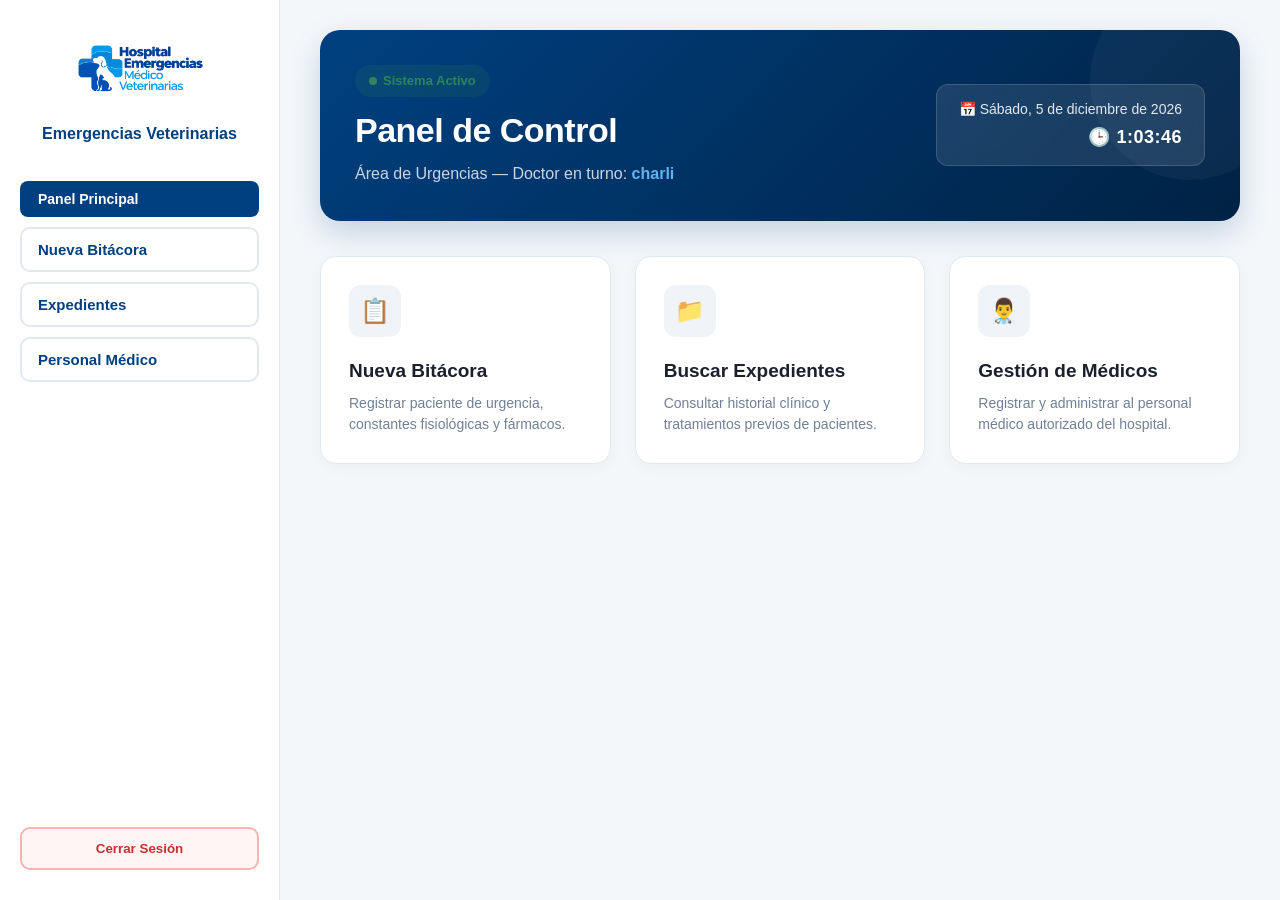
<file: menu.html>
<!DOCTYPE html>
<html lang="es">
<head>
    <meta charset="UTF-8">
    <meta name="viewport" content="width=device-width, initial-scale=1.0">
    <title>Panel de Control - Hospital Veterinario</title>
    <link rel="stylesheet" href="style.css">
    <style>
        .dashboard-hero {
            background: linear-gradient(135deg, #004080 0%, #002244 100%);
            border-radius: 20px;
            padding: 35px;
            color: #ffffff;
            display: flex;
            justify-content: space-between;
            align-items: center;
            box-shadow: 0 12px 30px rgba(0, 64, 128, 0.2);
            margin-bottom: 35px;
            position: relative;
            overflow: hidden;
        }
        .dashboard-hero::after {
            content: '';
            position: absolute;
            top: -50px;
            right: -50px;
            width: 200px;
            height: 200px;
            background: rgba(255, 255, 255, 0.04);
            border-radius: 50%;
            pointer-events: none;
        }
        .card-moderna {
            background: #ffffff;
            border-radius: 16px;
            padding: 28px;
            border: 1px solid #e2e8f0;
            box-shadow: 0 4px 15px rgba(0, 0, 0, 0.03);
            transition: all 0.3s cubic-bezier(0.4, 0, 0.2, 1);
            cursor: pointer;
            position: relative;
            overflow: hidden;
        }
        .card-moderna::before {
            content: '';
            position: absolute;
            top: 0;
            left: 0;
            width: 100%;
            height: 4px;
            background: linear-gradient(90deg, #004080, #3182ce);
            opacity: 0;
            transition: opacity 0.3s ease;
        }
        .card-moderna:hover {
            transform: translateY(-6px);
            box-shadow: 0 16px 30px rgba(0, 64, 128, 0.12);
            border-color: #cbd5e0;
        }
        .card-moderna:hover::before {
            opacity: 1;
        }
        .icon-box {
            width: 52px;
            height: 52px;
            border-radius: 12px;
            background: #f0f4f8;
            display: flex;
            align-items: center;
            justify-content: center;
            font-size: 24px;
            margin-bottom: 20px;
            transition: background 0.3s ease;
        }
        .card-moderna:hover .icon-box {
            background: #e2e8f0;
        }
        .badge-live {
            display: inline-flex;
            align-items: center;
            gap: 6px;
            background: rgba(47, 133, 90, 0.15);
            color: #2f855a;
            padding: 6px 14px;
            border-radius: 20px;
            font-size: 13px;
            font-weight: 600;
        }
        .dot-pulse {
            width: 8px;
            height: 8px;
            background: #2f855a;
            border-radius: 50%;
            box-shadow: 0 0 0 0 rgba(47, 133, 90, 0.4);
            animation: pulse 1.5s infinite;
        }
        @keyframes pulse {
            0% { transform: scale(0.95); box-shadow: 0 0 0 0 rgba(47, 133, 90, 0.5); }
            70% { transform: scale(1); box-shadow: 0 0 0 8px rgba(47, 133, 90, 0); }
            100% { transform: scale(0.95); box-shadow: 0 0 0 0 rgba(47, 133, 90, 0); }
        }
    </style>
</head>
<body class="body-flex">

    <aside>
        <div>
            <div class="aside-logo-container">
                <img src="img/logo.png" alt="Logo" class="logo-aside">
                <h2>Emergencias Veterinarias</h2>
            </div>
            <nav>
                <button class="btn-tabla" style="text-align: left; background-color: #004080; color: #fff;">Panel Principal</button>
                <button onclick="window.location.href='bitacora.html'">Nueva Bitácora</button>
                <button onclick="window.location.href='historial.html'">Expedientes</button>
                <button onclick="window.location.href='historial_doctores.html'">Personal Médico</button>
            </nav>
        </div>
        <div>
            <button class="btn-peligro" onclick="window.location.href='index.html'">Cerrar Sesión</button>
        </div>
    </aside>

    <main class="main-contenido">
        <div class="dashboard-hero">
            <div>
                <div style="display: flex; align-items: center; gap: 10px; margin-bottom: 8px;">
                    <span class="badge-live"><span class="dot-pulse"></span> Sistema Activo</span>
                </div>
                <h1 style="color: #ffffff; font-size: 34px; margin: 0 0 6px 0; font-weight: 700; letter-spacing: -0.5px;">Panel de Control</h1>
                <p style="color: #cbd5e0; margin: 0; font-size: 16px;">Área de Urgencias — Doctor en turno: <span style="font-weight: 600; color: #63b3ed;">charli</span></p>
            </div>
            <div style="background: rgba(255, 255, 255, 0.1); padding: 14px 22px; border-radius: 12px; backdrop-filter: blur(8px); border: 1px solid rgba(255, 255, 255, 0.15); text-align: right;">
                <div style="font-size: 14px; color: #e2e8f0; margin-bottom: 4px;">📅 <span id="fecha-actual"></span></div>
                <div style="font-size: 18px; font-weight: bold; color: #ffffff; letter-spacing: 0.5px;">🕒 <span id="reloj-actual">00:00:00</span></div>
            </div>
        </div>

        <div style="display: grid; grid-template-columns: repeat(auto-fit, minmax(280px, 1fr)); gap: 24px; margin-bottom: 30px;">
            <div class="card-moderna" onclick="window.location.href='bitacora.html'">
                <div class="icon-box">📋</div>
                <h3 style="color: #1a202c; font-size: 19px; margin: 0 0 8px 0; font-weight: 600;">Nueva Bitácora</h3>
                <p style="color: #718096; font-size: 14px; line-height: 1.5; margin: 0;">Registrar paciente de urgencia, constantes fisiológicas y fármacos.</p>
            </div>
            
            <div class="card-moderna" onclick="window.location.href='historial.html'">
                <div class="icon-box">📁</div>
                <h3 style="color: #1a202c; font-size: 19px; margin: 0 0 8px 0; font-weight: 600;">Buscar Expedientes</h3>
                <p style="color: #718096; font-size: 14px; line-height: 1.5; margin: 0;">Consultar historial clínico y tratamientos previos de pacientes.</p>
            </div>
            
            <div class="card-moderna" onclick="window.location.href='personal.html'">
                <div class="icon-box">👨‍⚕️</div>
                <h3 style="color: #1a202c; font-size: 19px; margin: 0 0 8px 0; font-weight: 600;">Gestión de Médicos</h3>
                <p style="color: #718096; font-size: 14px; line-height: 1.5; margin: 0;">Registrar y administrar al personal médico autorizado del hospital.</p>
            </div>
        </div>
               </p>
            </div>
        </div>
    </main>

    <script>
        const opcionesFecha = { weekday: 'long', year: 'numeric', month: 'long', day: 'numeric' };
        const fecha = new Date().toLocaleDateString('es-ES', opcionesFecha);
        const elementoFecha = document.getElementById('fecha-actual');
        if(elementoFecha) elementoFecha.textContent = fecha.charAt(0).toUpperCase() + fecha.slice(1);

        setInterval(() => {
            const reloj = document.getElementById('reloj-actual');
            if(reloj) reloj.textContent = new Date().toLocaleTimeString('es-ES');
        }, 1000);
    </script>
</body>

</html>
</file>
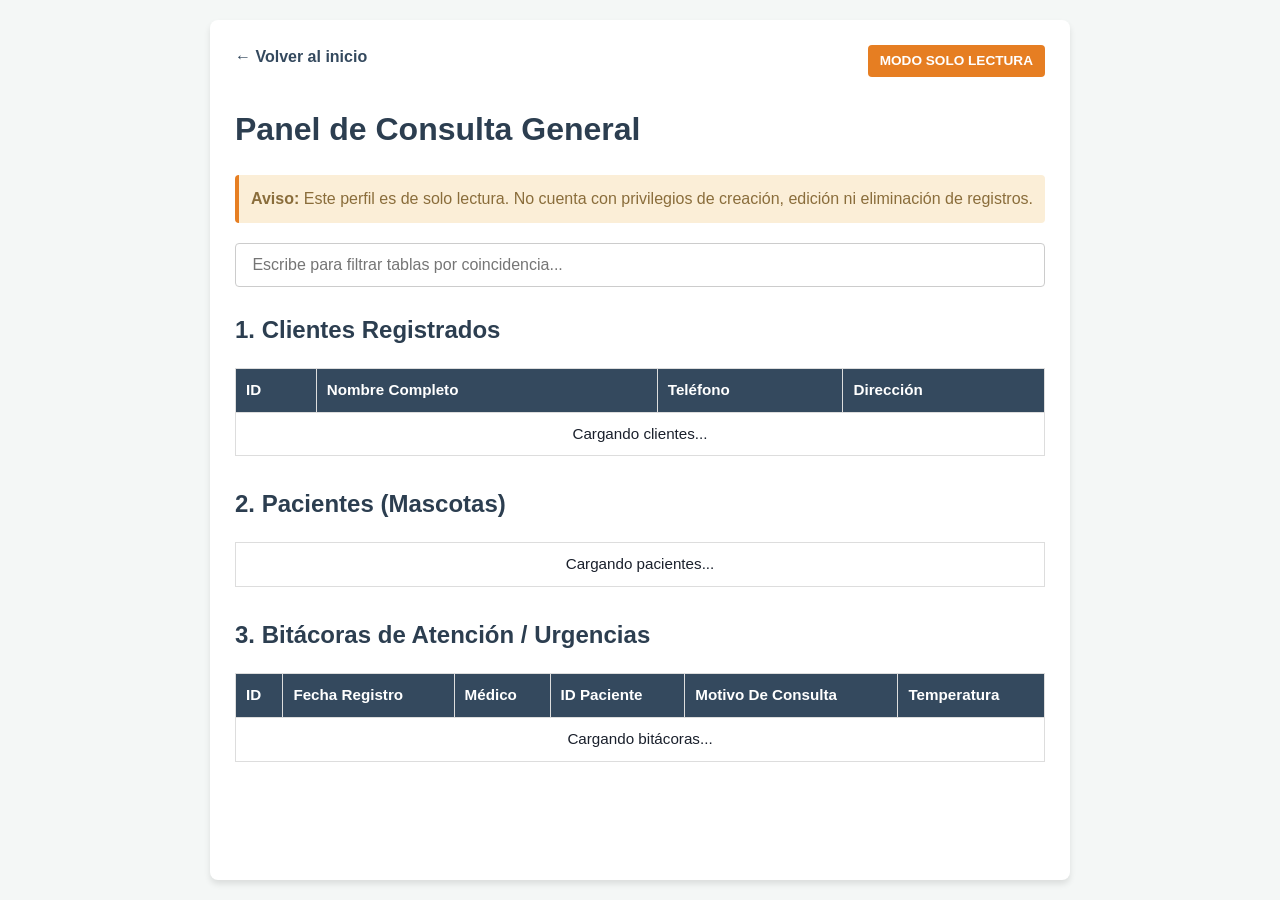
<file: solo_lectura.html>
<!DOCTYPE html>
<html lang="es">
<head>
    <meta charset="UTF-8">
    <meta name="viewport" content="width=device-width, initial-scale=1.0">
    <title>Panel de Solo Lectura - Hospital Veterinaria</title>
    <link rel="stylesheet" href="style.css">
    <style>
        body { font-family: Arial, sans-serif; background-color: #f4f7f6; margin: 0; padding: 20px; }
        .container { max-width: 1100px; margin: 0 auto; background: white; padding: 25px; border-radius: 8px; box-shadow: 0 4px 6px rgba(0,0,0,0.1); }
        h1, h2 { color: #2c3e50; }
        .badge-read-only { background-color: #e67e22; color: white; padding: 6px 12px; border-radius: 4px; font-size: 0.85rem; float: right; font-weight: bold; }
        table { width: 100%; border-collapse: collapse; margin-top: 10px; margin-bottom: 30px; font-size: 0.95rem; }
        th, td { border: 1px solid #ddd; padding: 10px; text-align: left; }
        th { background-color: #34495e; color: white; text-transform: capitalize; }
        tr:nth-child(even) { background-color: #f9f9f9; }
        .alert-box { background-color: #fbeed7; color: #8a6d3b; padding: 12px; margin-bottom: 20px; border-radius: 4px; border-left: 4px solid #e67e22; }
        .btn-volver { display: inline-block; margin-bottom: 15px; color: #34495e; text-decoration: none; font-weight: bold; }
        .buscador-container { margin-bottom: 25px; }
        .buscador-container input { width: 100%; padding: 12px; border: 1px solid #ccc; border-radius: 4px; font-size: 1rem; box-sizing: border-box; }
        .seccion-tabla { transition: all 0.3s ease; }
    </style>
</head>
<body>

    <div class="container">
        <a href="index.html" class="btn-volver">← Volver al inicio</a>
        <span class="badge-read-only">MODO SOLO LECTURA</span>
        <h1>Panel de Consulta General</h1>
        <div class="alert-box">
            <strong>Aviso:</strong> Este perfil es de solo lectura. No cuenta con privilegios de creación, edición ni eliminación de registros.
        </div>

        <div class="buscador-container">
            <input type="text" id="buscador-general" placeholder=" Escribe para filtrar tablas por coincidencia..." onkeyup="filtrarTablasInteligente()">
        </div>

        <div class="seccion-tabla" id="seccion-clientes">
            <h2>1. Clientes Registrados</h2>
            <table>
                <thead>
                    <tr>
                        <th>ID</th>
                        <th>Nombre Completo</th>
                        <th>Teléfono</th>
                        <th>Dirección</th>
                    </tr>
                </thead>
                <tbody id="tabla-clientes">
                    <tr><td colspan="4" style="text-align:center;">Cargando clientes...</td></tr>
                </tbody>
            </table>
        </div>

        <div class="seccion-tabla" id="seccion-pacientes">
            <h2>2. Pacientes (Mascotas)</h2>
            <table>
                <thead id="head-pacientes"></thead>
                <tbody id="tabla-pacientes">
                    <tr><td style="text-align:center;">Cargando pacientes...</td></tr>
                </tbody>
            </table>
        </div>

        <div class="seccion-tabla" id="seccion-bitacoras">
            <h2>3. Bitácoras de Atención / Urgencias</h2>
            <table>
                <thead>
                    <tr>
                        <th>ID</th>
                        <th>Fecha Registro</th>
                        <th>Médico</th>
                        <th>ID Paciente</th>
                        <th>Motivo de Consulta</th>
                        <th>Temperatura</th>
                    </tr>
                </thead>
                <tbody id="tabla-bitacoras">
                    <tr><td colspan="6" style="text-align:center;">Cargando bitácoras...</td></tr>
                </tbody>
            </table>
        </div>
    </div>

    <script type="module">
        import { createClient } from 'https://esm.sh/@supabase/supabase-js@2';

        const supabaseUrl = 'https://aeuadsmdunxymrztfaqk.supabase.co';
        const supabaseKey = 'sb_publishable_iqVddk5ycG5HW6KnMU4w2A_xzQqSE3G';
        const supabase = createClient(supabaseUrl, supabaseKey);

        function renderizarTablaDinamica(datos, idHead, idBody) {
            const thead = document.getElementById(idHead);
            const tbody = document.getElementById(idBody);
            
            if (!datos || datos.length === 0) {
                tbody.innerHTML = `<tr><td style="text-align:center;">No hay registros disponibles.</td></tr>`;
                return;
            }

            const columnas = Object.keys(datos[0]);
            thead.innerHTML = `<tr>${columnas.map(col => `<th>${col.replace('_', ' ')}</th>`).join('')}</tr>`;
            tbody.innerHTML = datos.map(fila => 
                `<tr>${columnas.map(col => `<td>${fila[col] !== null ? fila[col] : 'N/A'}</td>`).join('')}</tr>`
            ).join('');
        }

        async function cargarDatosSistema() {
            const { data: clientes, error: errCli } = await supabase.from('clientes').select('*');
            const tbodyCli = document.getElementById('tabla-clientes');
            if (!errCli && clientes && clientes.length > 0) {
                tbodyCli.innerHTML = clientes.map(c => `
                    <tr>
                        <td>${c.id}</td>
                        <td>${c.nombre_completo || 'N/A'}</td>
                        <td>${c.telefono || 'N/A'}</td>
                        <td>${c.direccion || 'N/A'}</td>
                    </tr>`).join('');
            } else {
                tbodyCli.innerHTML = `<tr><td colspan="4" style="text-align:center;">No hay clientes registrados.</td></tr>`;
            }

            const { data: pacientes } = await supabase.from('pacientes').select('*');
            renderizarTablaDinamica(pacientes, 'head-pacientes', 'tabla-pacientes');

            const { data: bitacoras, error: errBit } = await supabase
                .from('bitacoras_atencion')
                .select(`
                    *,
                    personal_medico ( nombre )
                `);
            
            const tbodyBit = document.getElementById('tabla-bitacoras');
            if (!errBit && bitacoras && bitacoras.length > 0) {
                tbodyBit.innerHTML = bitacoras.map(b => {
                    const nombreMedico = b.personal_medico?.nombre || 'Médico no asignado';
                    return `
                        <tr>
                            <td>${b.id}</td>
                            <td>${b.fecha_registro ? new Date(b.fecha_registro).toLocaleString() : 'N/A'}</td>
                            <td><strong>${nombreMedico}</strong></td>
                            <td>${b.paciente_id || 'N/A'}</td>
                            <td>${b.motivo_consulta || 'N/A'}</td>
                            <td>${b.temperatura || 'N/A'}</td>
                        </tr>`;
                }).join('');
            } else {
                tbodyBit.innerHTML = `<tr><td colspan="6" style="text-align:center;">No hay bitácoras registradas.</td></tr>`;
            }
        }

        window.filtrarTablasInteligente = function() {
            const texto = document.getElementById('buscador-general').value.toLowerCase().trim();
            const secciones = document.querySelectorAll('.seccion-tabla');

            secciones.forEach(seccion => {
                const filas = seccion.querySelectorAll('tbody tr');
                let hayCoincidenciaEnSeccion = false;

                filas.forEach(fila => {
                    const contenido = fila.textContent.toLowerCase();
                    if (texto === "" || (contenido.includes(texto) && !contenido.includes("no hay registros") && !contenido.includes("cargando"))) {
                        fila.style.display = '';
                        hayCoincidenciaEnSeccion = true;
                    } else {
                        fila.style.display = 'none';
                    }
                });

                if (texto !== "" && !hayCoincidenciaEnSeccion) {
                    seccion.style.display = 'none';
                } else {
                    seccion.style.display = 'block';
                }
            });
        }

        window.addEventListener('DOMContentLoaded', cargarDatosSistema);
    </script>
</body>
</html>
</file>
<file: style.css>
body {
    font-family: 'Segoe UI', Arial, sans-serif;
    background-color: #f4f7fa;
    color: #1a202c;
    margin: 0;
    padding: 0;
    display: flex;
    min-height: 100vh;
    box-sizing: border-box;
    font-size: 16px;
    line-height: 1.5;
}

.body-centrado {
    display: flex;
    justify-content: center;
    align-items: center;
    min-height: 100vh;
    padding: 20px;
    box-sizing: border-box;
    background-color: #f4f7fa;
}

.body-flex {
    display: flex;
    min-height: 100vh;
    margin: 0;
}

.main-contenido {
    flex: 1;
    padding: 30px 40px;
    overflow-y: auto;
    box-sizing: border-box;
    background-color: #f4f7fa;
}

.tarjeta-principal {
    background-color: #ffffff;
    border: 1px solid #e2e8f0;
    border-radius: 16px;
    box-shadow: 0 10px 30px rgba(0, 64, 128, 0.08);
    width: 100%;
    max-width: 650px;
    padding: 40px 35px;
    box-sizing: border-box;
}

.tarjeta-centrada {
    max-width: 450px;
    margin: auto;
}

.tarjeta-ancha {
    max-width: 800px;
    margin: 0 auto;
}

.tarjeta-maxima {
    max-width: 1200px;
    margin: 0 auto;
}

form {
    display: flex;
    flex-direction: column;
    gap: 18px;
    text-align: left;
}

form label, 
.tarjeta-principal label {
    font-weight: 600;
    font-size: 15px;
    color: #2d3748;
}

form input, 
form select, 
form textarea,
.tarjeta-principal input, 
.tarjeta-principal select, 
.tarjeta-principal textarea {
    width: 100%;
    padding: 12px 16px;
    margin-top: 6px;
    border: 2px solid #e2e8f0;
    border-radius: 10px;
    box-sizing: border-box;
    font-size: 15px;
    outline: none;
    background-color: #f8fafc;
    transition: all 0.2s ease;
}

form input:focus, 
form select:focus, 
form textarea:focus {
    border-color: #004080;
    background-color: #ffffff;
    box-shadow: 0 0 0 4px rgba(0, 64, 128, 0.1);
}

.input-desactivado {
    background-color: #edf2f7 !important;
    font-weight: bold;
    color: #4a5568;
}

.fieldset-seccion {
    border: 2px solid #e2e8f0;
    border-radius: 12px;
    padding: 20px;
    background-color: #ffffff;
}

.fieldset-seccion legend {
    font-weight: bold;
    color: #004080;
    padding: 0 8px;
}

.btn-primario {
    background-color: #004080;
    color: #ffffff;
    border: none;
    width: 100%;
    padding: 14px;
    font-size: 16px;
    font-weight: 600;
    border-radius: 10px;
    cursor: pointer;
    transition: background-color 0.2s ease;
}

.btn-primario:hover {
    background-color: #003366;
}

.btn-exito {
    background-color: #2f855a;
    color: #ffffff;
    border: none;
    width: 100%;
    padding: 14px;
    font-size: 16px;
    font-weight: 600;
    border-radius: 10px;
    cursor: pointer;
    margin-top: 10px;
    transition: background-color 0.2s ease;
}

.btn-exito:hover {
    background-color: #276749;
}

.btn-grande {
    padding: 16px;
    font-size: 18px;
}

.btn-peligro {
    background-color: #fff5f5;
    color: #c53030;
    border: 2px solid #feb2b2;
    width: 100%;
    padding: 12px;
    font-weight: 600;
    border-radius: 10px;
    cursor: pointer;
    text-align: center;
    transition: all 0.2s ease;
}

.btn-peligro:hover {
    background-color: #fed7d7;
}

.btn-tabla {
    background-color: #004080;
    color: #fff;
    border: none;
    padding: 10px 18px;
    border-radius: 8px;
    cursor: pointer;
    font-weight: 600;
    font-size: 14px;
    transition: background-color 0.2s ease;
}

.btn-tabla:hover {
    background-color: #003366;
}

.btn-eliminar,
.btn-eliminar-tabla {
    background-color: #c53030;
    color: #ffffff;
    border: none;
    padding: 8px 14px;
    border-radius: 8px;
    cursor: pointer;
    font-weight: 600;
    font-size: 13px;
    transition: background-color 0.2s ease;
}

.btn-eliminar:hover,
.btn-eliminar-tabla:hover {
    background-color: #9b2c2c;
}

aside {
    width: 280px;
    background-color: #ffffff;
    border-right: 1px solid #e2e8f0;
    display: flex;
    flex-direction: column;
    justify-content: space-between;
    padding: 30px 20px;
    box-sizing: border-box;
    box-shadow: 4px 0 15px rgba(0, 64, 128, 0.04);
}

.aside-logo-container {
    text-align: center;
    margin-bottom: 35px;
}

.aside-logo-container h2 {
    font-size: 16px;
    color: #004080;
    margin: 0;
}

.logo-aside {
    max-width: 130px;
    width: 100%;
    height: auto;
    margin-bottom: 12px;
    background: #fff;
    padding: 4px;
    border-radius: 6px;
}

aside nav {
    display: flex;
    flex-direction: column;
    gap: 10px;
}

aside nav button {
    background-color: #ffffff;
    color: #004080;
    border: 2px solid #e2e8f0;
    width: 100%;
    padding: 12px 16px;
    font-size: 15px;
    font-weight: 600;
    border-radius: 10px;
    cursor: pointer;
    text-align: left;
    transition: all 0.2s ease;
}

aside nav button:hover {
    background-color: #f0f4f8;
    border-color: #004080;
}

.logo-auth {
    max-width: 140px;
    width: 100%;
    height: auto;
    margin-bottom: 20px;
    display: block;
    margin-left: auto;
    margin-right: auto;
}

.titulo-seccion,
.titulo-seccion-centrada {
    color: #004080;
    margin-top: 0;
    font-weight: 700;
}

.titulo-seccion-centrada {
    text-align: center;
}

.texto-alerta {
    color: #c53030;
    display: none;
    text-align: center;
    font-weight: bold;
    font-size: 14px;
}

.texto-centrado {
    text-align: center;
}

.enlace-accion {
    color: #004080;
    font-weight: 600;
    text-decoration: none;
}

.enlace-accion:hover {
    text-decoration: underline;
}

.oculto {
    display: none !important;
}

.margen-superior {
    margin-top: 15px;
}

.negrita {
    font-weight: bold;
}

.padding-tabla {
    padding: 20px;
}

.dashboard-header {
    margin-bottom: 30px;
    display: flex;
    justify-content: space-between;
    align-items: center;
}

.dashboard-header h1 {
    color: #004080;
    margin: 0;
    font-size: 26px;
}

.dashboard-header p {
    color: #718096;
    margin: 5px 0 0 0;
    font-size: 15px;
}

.badge-medico {
    background-color: #e2e8f0;
    padding: 8px 14px;
    border-radius: 8px;
    font-weight: 600;
    color: #004080;
    font-size: 14px;
}

.grid-tarjetas {
    display: grid;
    grid-template-columns: repeat(auto-fit, minmax(280px, 1fr));
    gap: 20px;
    margin-bottom: 30px;
}

.card-accion {
    background-color: #fff;
    border: 2px solid #e2e8f0;
    border-radius: 14px;
    padding: 24px;
    cursor: pointer;
    box-shadow: 0 4px 12px rgba(0,0,0,0.03);
    transition: all 0.2s ease;
}

.card-accion:hover {
    transform: translateY(-2px);
    box-shadow: 0 8px 20px rgba(0,64,128,0.08);
    border-color: #004080;
}

.card-borde-azul {
    border-left: 6px solid #004080;
}

.card-borde-rosa {
    border-left: 6px solid #ed64a6;
}

.card-accion h3 {
    margin: 0 0 8px 0;
    color: #004080;
    font-size: 18px;
}

.card-accion p {
    margin: 0;
    color: #718096;
    font-size: 14px;
}

.grid-2-col {
    display: grid;
    grid-template-columns: 1fr 1fr;
    gap: 15px;
}

.grid-3-col {
    display: grid;
    grid-template-columns: 1fr 1fr 1fr;
    gap: 15px;
}

.form-grupo-interno {
    display: flex;
    flex-direction: column;
    gap: 12px;
}

.header-expedientes {
    background-color: #004080;
    color: #ffffff;
    padding: 24px 30px;
    border-radius: 14px;
    margin-bottom: 25px;
    display: flex;
    justify-content: space-between;
    align-items: center;
    box-shadow: 0 4px 15px rgba(0, 64, 128, 0.15);
}

.header-expedientes h1 {
    margin: 0;
    font-size: 24px;
}

.buscador-contenedor {
    margin-bottom: 25px;
    display: flex;
    gap: 15px;
    align-items: center;
}

.buscador-contenedor input {
    flex: 1;
    padding: 14px 18px;
    font-size: 16px;
    border: 2px solid #e2e8f0;
    border-radius: 12px;
    background-color: #ffffff;
    outline: none;
    transition: all 0.2s ease;
}

.buscador-contenedor input:focus {
    border-color: #004080;
    box-shadow: 0 0 0 4px rgba(0, 64, 128, 0.1);
}

.tabla-scroll {
    width: 100%;
    overflow-x: auto;
    background: #ffffff;
    border-radius: 14px;
    box-shadow: 0 4px 20px rgba(0,0,0,0.04);
    border: 1px solid #e2e8f0;
}

.tabla-estilizada {
    width: 100%;
    border-collapse: separate;
    border-spacing: 0;
    text-align: left;
    font-size: 15px;
}

.tabla-estilizada thead tr {
    background-color: #004080;
    color: #ffffff;
}

.tabla-estilizada th {
    padding: 16px;
    border-bottom: 2px solid #003366;
    font-weight: 600;
    color: #ffffff;
    letter-spacing: 0.3px;
}

.tabla-estilizada td, 
.celda-borde {
    padding: 16px;
    border-bottom: 1px solid #e2e8f0;
    vertical-align: middle;
    color: #2d3748;
}

.tabla-estilizada tbody tr:last-child td {
    border-bottom: none;
}

.tabla-estilizada tbody tr:nth-child(even) {
    background-color: #f8fafc;
}

.tabla-estilizada tbody tr:hover {
    background-color: #edf2f7;
}
</file>
